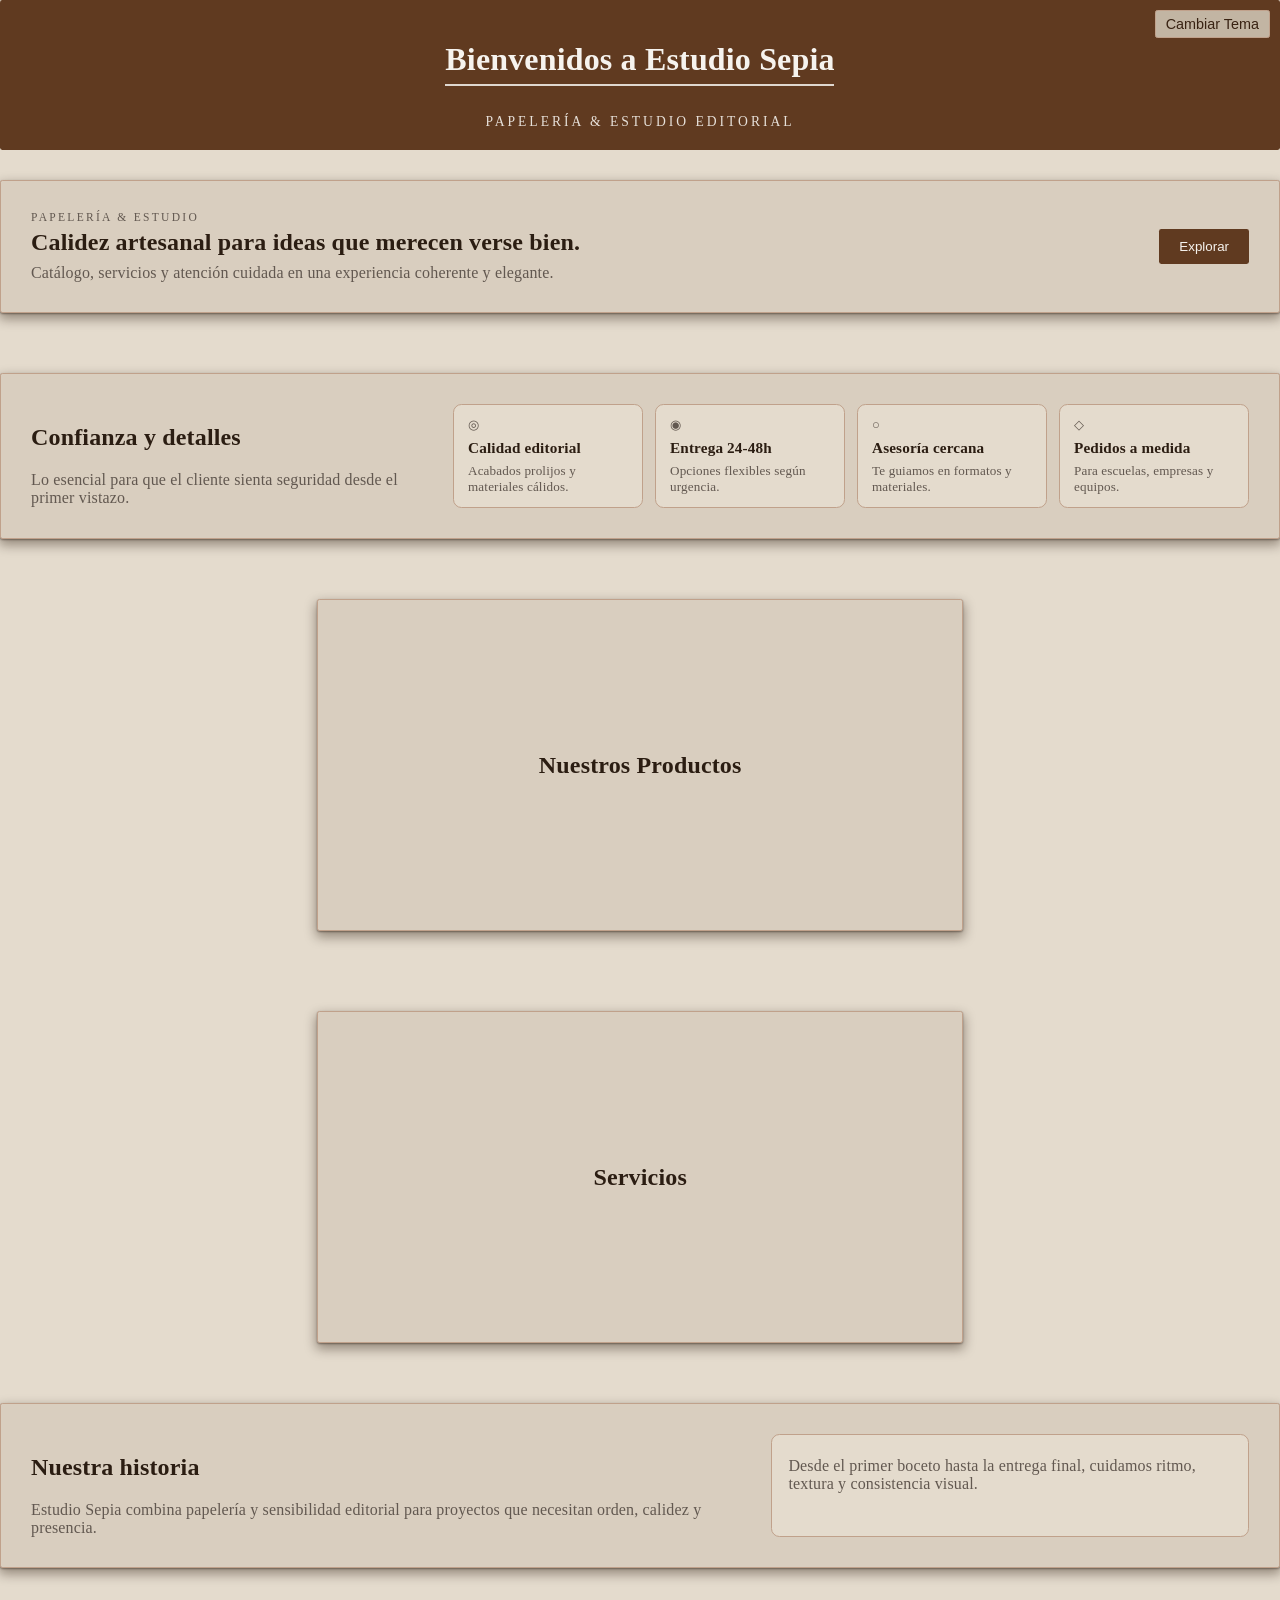
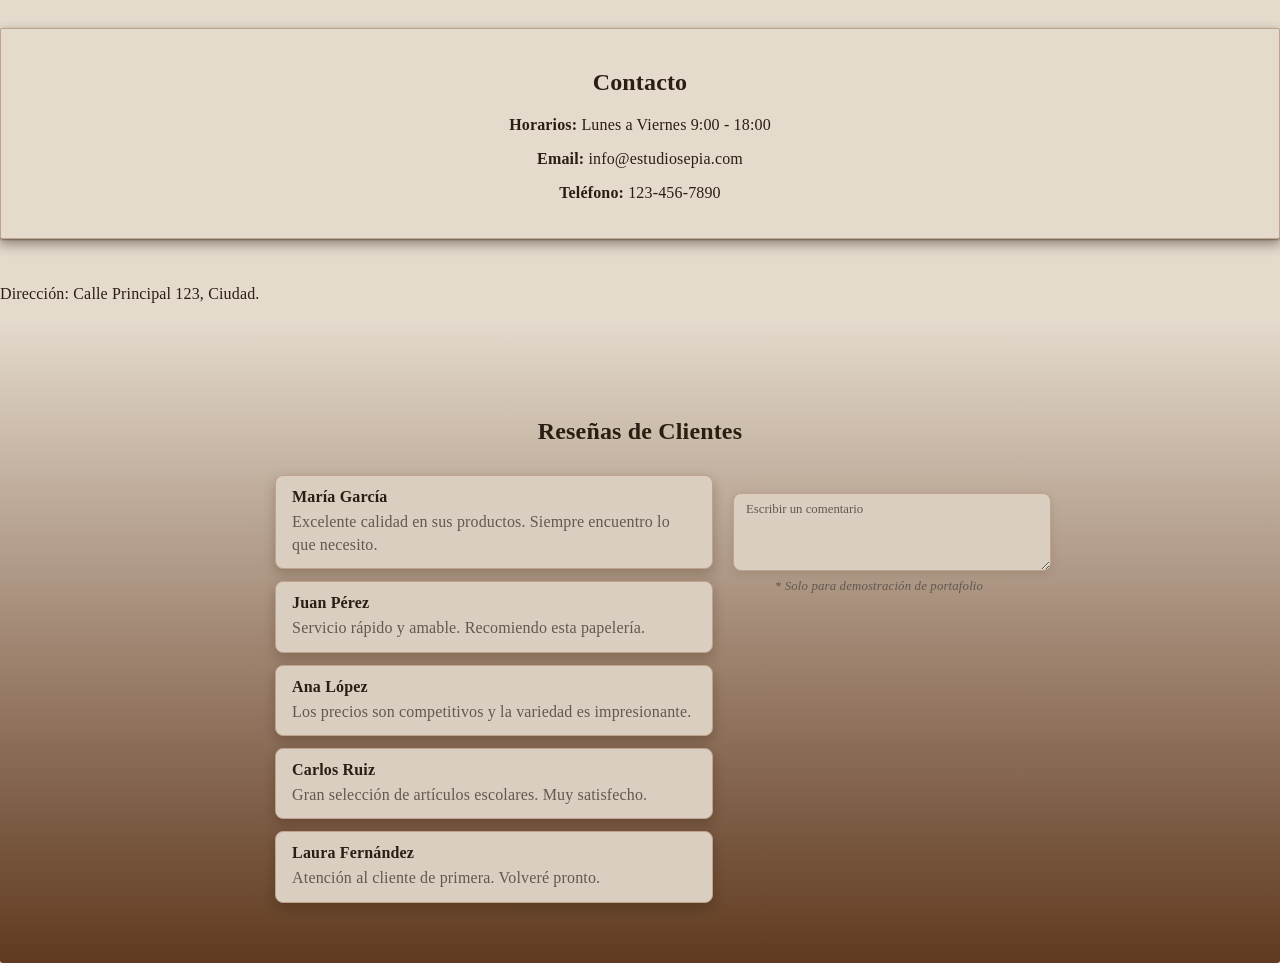
<file: index.html>
<!DOCTYPE html>
<html lang="es">
<head>
    <meta charset="UTF-8">
    <meta name="viewport" content="width=device-width, initial-scale=1.0">
    <title>Estudio Sepia</title>
    <link rel="stylesheet" href="styles.css">
    <script>
        // Load theme from localStorage before rendering
        const savedTheme = localStorage.getItem('theme');
        if (savedTheme === 'dark') {
            document.documentElement.classList.add('dark');
        }
    </script>
</head>
<body class="index-page">
    <header class="dark-glow">
        <button id="theme-toggle" class="theme-toggle">Cambiar Tema</button>
        <h1 class="store-title">Bienvenidos a Estudio Sepia</h1>
        <p class="store-tagline">Papelería & Estudio Editorial</p>
    </header>

    <section class="index-hero dark-glow">
        <div class="hero-copy">
            <p class="eyebrow">Papelería & Estudio</p>
            <h2>Calidez artesanal para ideas que merecen verse bien.</h2>
            <p class="hero-text">Catálogo, servicios y atención cuidada en una experiencia coherente y elegante.</p>
        </div>
        <div class="hero-actions">
            <button class="cta-btn" onclick="document.getElementById('home-cards')?.scrollIntoView({ behavior: 'smooth', block: 'start' })">Explorar</button>
        </div>
    </section>

    <section class="index-trust dark-glow">
        <div class="trust-copy">
            <h2>Confianza y detalles</h2>
            <p>Lo esencial para que el cliente sienta seguridad desde el primer vistazo.</p>
        </div>
        <div class="trust-grid">
            <div class="trust-card">
                <span class="trust-icon">◎</span>
                <strong>Calidad editorial</strong>
                <span>Acabados prolijos y materiales cálidos.</span>
            </div>
            <div class="trust-card">
                <span class="trust-icon">◉</span>
                <strong>Entrega 24-48h</strong>
                <span>Opciones flexibles según urgencia.</span>
            </div>
            <div class="trust-card">
                <span class="trust-icon">○</span>
                <strong>Asesoría cercana</strong>
                <span>Te guiamos en formatos y materiales.</span>
            </div>
            <div class="trust-card">
                <span class="trust-icon">◇</span>
                <strong>Pedidos a medida</strong>
                <span>Para escuelas, empresas y equipos.</span>
            </div>
        </div>
    </section>

    <div id="home-cards" class="container">
        <section id="productos" class="card dark-glow" onclick="window.location.href='catalogo.html'">
            <h2>Nuestros Productos</h2>
        </section>

        <section id="servicios" class="card dark-glow" onclick="window.location.href='servicios.html'">
            <h2>Servicios</h2>
        </section>
    </div>

    <section class="index-story dark-glow">
        <div>
            <h2>Nuestra historia</h2>
            <p>Estudio Sepia combina papelería y sensibilidad editorial para proyectos que necesitan orden, calidez y presencia.</p>
        </div>
        <div class="story-highlight">
            <p>Desde el primer boceto hasta la entrega final, cuidamos ritmo, textura y consistencia visual.</p>
        </div>
    </section>

    <section id="contacto">
        <h2>Contacto</h2>
        <p><strong>Horarios:</strong> Lunes a Viernes 9:00 - 18:00</p>
        <p><strong>Email:</strong> info@estudiosepia.com</p>
        <p><strong>Teléfono:</strong> 123-456-7890</p>
    </section>

    <footer>
        <p>Dirección: Calle Principal 123, Ciudad.</p>
    </footer>

    <section id="reseñas-clientes">
        <div class="reseñas-inner">
            <h2>Reseñas de Clientes</h2>
            <div class="reviews-columns">
                <div class="comments-column">
                    <div class="comments-list">
                        <div class="comment">
                            <strong>María García</strong>
                            <p>Excelente calidad en sus productos. Siempre encuentro lo que necesito.</p>
                        </div>
                        <div class="comment">
                            <strong>Juan Pérez</strong>
                            <p>Servicio rápido y amable. Recomiendo esta papelería.</p>
                        </div>
                        <div class="comment">
                            <strong>Ana López</strong>
                            <p>Los precios son competitivos y la variedad es impresionante.</p>
                        </div>
                        <div class="comment">
                            <strong>Carlos Ruiz</strong>
                            <p>Gran selección de artículos escolares. Muy satisfecho.</p>
                        </div>
                        <div class="comment">
                            <strong>Laura Fernández</strong>
                            <p>Atención al cliente de primera. Volveré pronto.</p>
                        </div>
                    </div>
                </div>
                <div class="input-column">
                    <div class="comment-input">
                        <button class="write-comment-btn">Enviar comentario</button>
                        <textarea placeholder="Escribir un comentario" rows="2"></textarea>
                        <p class="demo-note">* Solo para demostración de portafolio</p>
                    </div>
                </div>
            </div>
        </div>
    </section>

    <script src="script.js"></script>
</body>
</html>
</file>
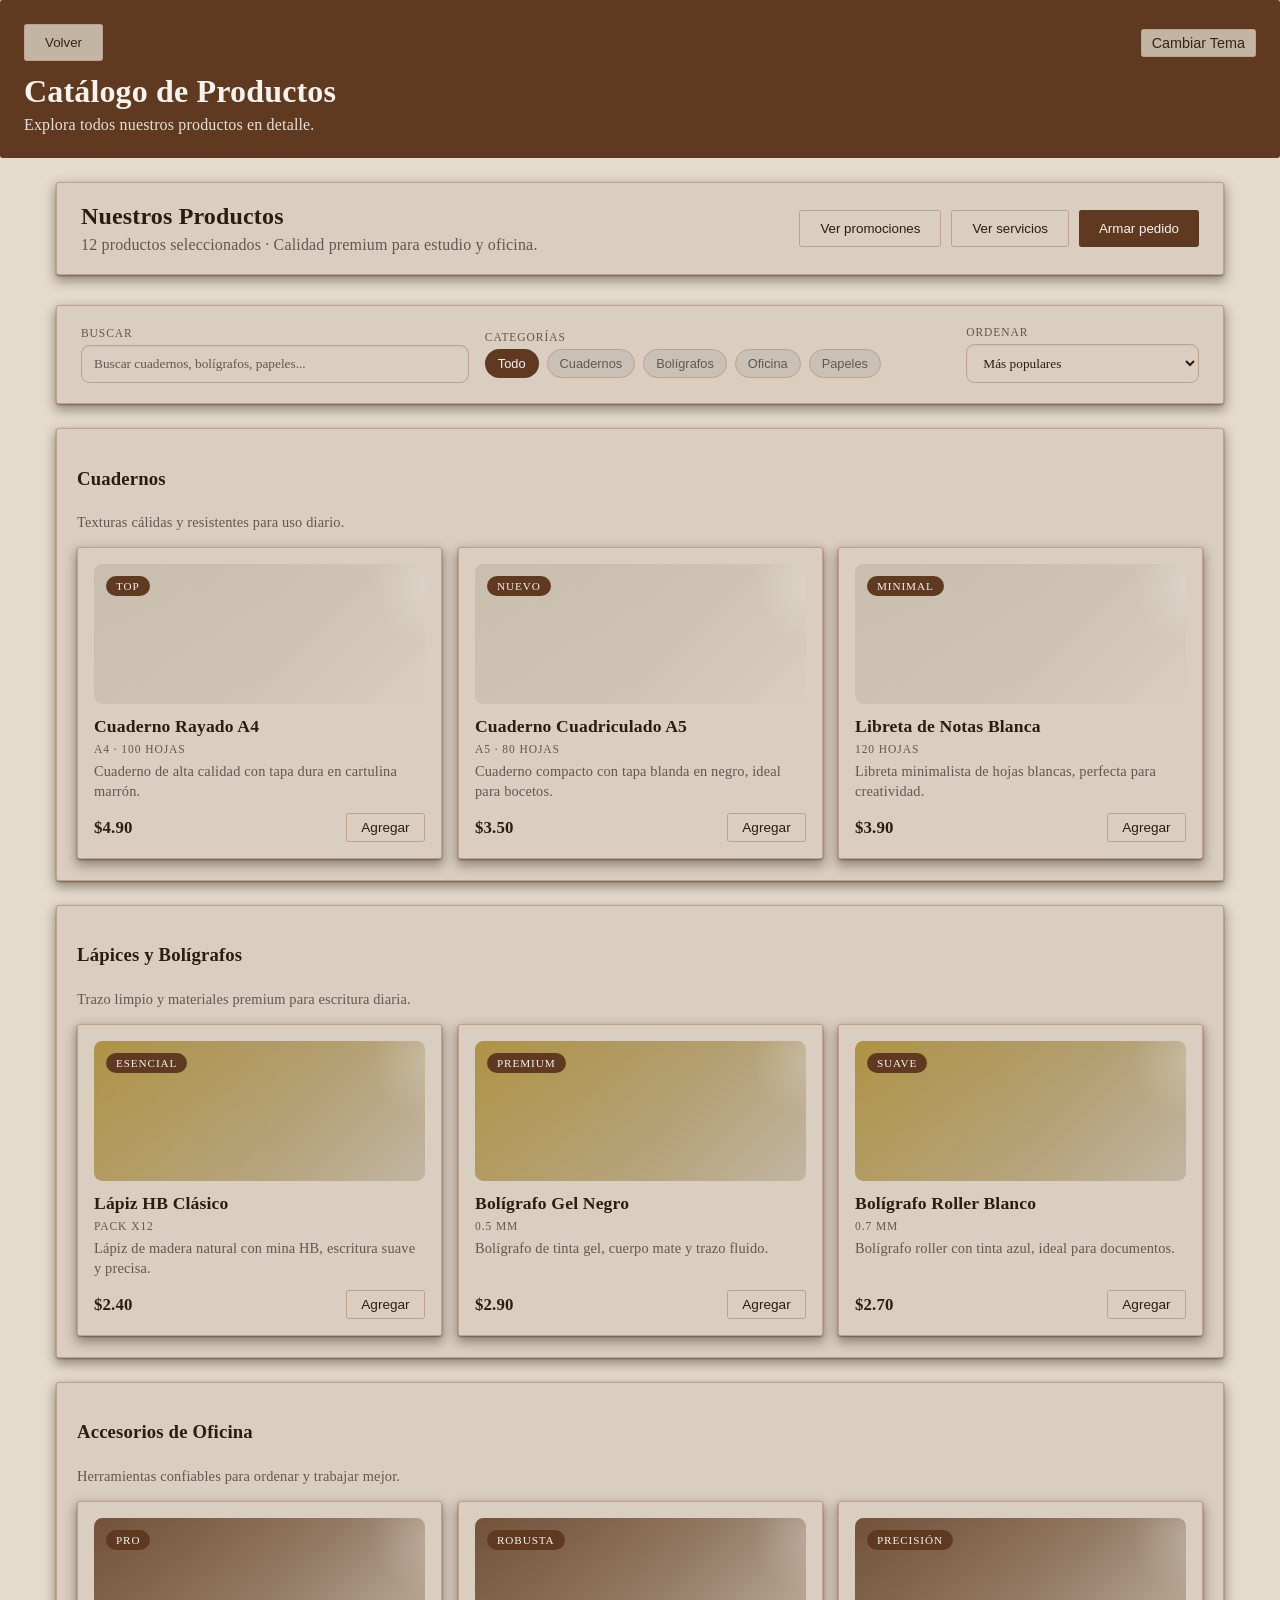
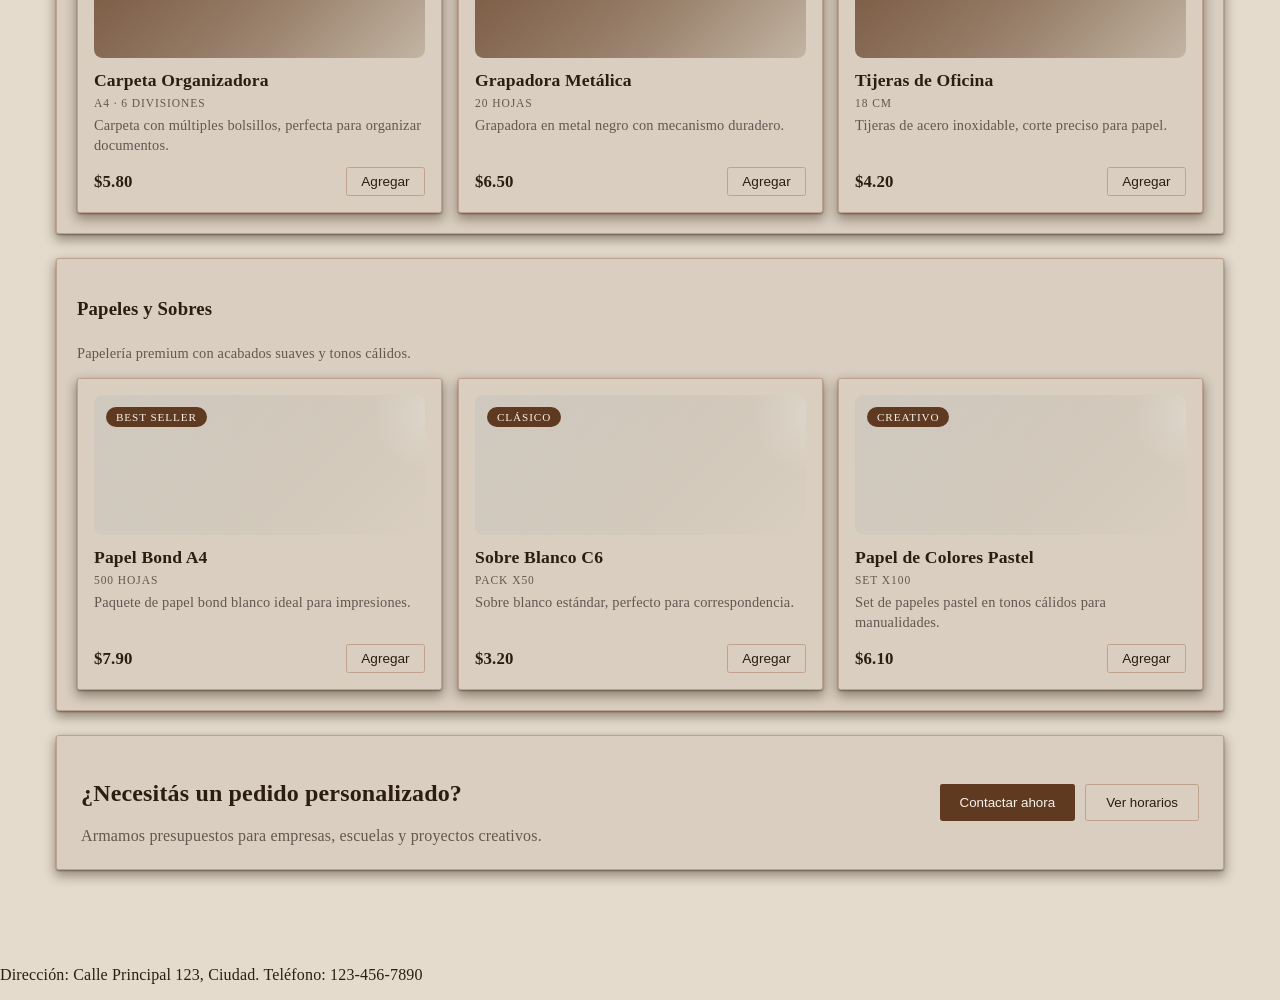
<file: catalogo.html>
﻿<!DOCTYPE html>
<html lang="es">
<head>
    <meta charset="UTF-8">
    <meta name="viewport" content="width=device-width, initial-scale=1.0">
    <title>Catálogo de Productos - Estudio Sepia</title>
    <link rel="stylesheet" href="styles.css">
    <script>
        // Load theme from localStorage before rendering
        const savedTheme = localStorage.getItem('theme');
        if (savedTheme === 'dark') {
            document.documentElement.classList.add('dark');
        }
    </script>

</head>
<body class="catalog-page">
    <header class="dark-glow catalog-header">
        <div class="catalog-header-top">
            <button class="back-btn" onclick="window.location.href='index.html'">Volver</button>
            <button id="theme-toggle" class="theme-toggle">Cambiar Tema</button>
        </div>
        <div class="catalog-header-copy">
            <h1>Catálogo de Productos</h1>
            <p>Explora todos nuestros productos en detalle.</p>
        </div>
    </header>

    <main class="catalog-main">
        <section class="catalog-toolbar dark-glow">
            <div class="toolbar-copy">
                <h2>Nuestros Productos</h2>
                <p class="catalog-subtitle">12 productos seleccionados · Calidad premium para estudio y oficina.</p>
            </div>
            <div class="toolbar-actions">
                <button class="ghost-btn">Ver promociones</button>
                <button class="ghost-btn" onclick="window.location.href='servicios.html'">Ver servicios</button>
                <button class="cta-btn">Armar pedido</button>
            </div>
        </section>

        <section class="catalog-filters dark-glow">
            <div class="search-field">
                <label for="catalog-search">Buscar</label>
                <input id="catalog-search" type="search" placeholder="Buscar cuadernos, bolígrafos, papeles..." />
            </div>
            <div class="filter-chips">
                <span class="chips-label">Categorías</span>
                <div class="chips">
                    <button class="chip active">Todo</button>
                    <button class="chip">Cuadernos</button>
                    <button class="chip">Bolígrafos</button>
                    <button class="chip">Oficina</button>
                    <button class="chip">Papeles</button>
                </div>
            </div>
            <div class="sort-field">
                <label for="catalog-sort">Ordenar</label>
                <select id="catalog-sort">
                    <option>Más populares</option>
                    <option>Novedades</option>
                    <option>Precio: menor a mayor</option>
                    <option>Precio: mayor a menor</option>
                </select>
            </div>
        </section>

        <div class="categories-grid">
            <div class="category-card">
                <div class="category-heading">
                    <h3>Cuadernos</h3>
                    <p class="category-note">Texturas cálidas y resistentes para uso diario.</p>
                </div>
                <div class="products-container">
                    <div class="card product-card dark-glow selectable-item" data-item-id="prod-cuaderno-a4" data-item-name="Cuaderno Rayado A4" data-item-type="producto">
                        <div class="product-media media-notebook">
                            <span class="badge">Top</span>
                        </div>
                        <div class="product-body">
                            <strong>Cuaderno Rayado A4</strong>
                            <span class="product-tag">A4 · 100 hojas</span>
                            <p>Cuaderno de alta calidad con tapa dura en cartulina marrón.</p>
                        </div>
                        <div class="product-meta">
                            <span class="price">$4.90</span>
                            <button class="ghost-btn">Agregar</button>
                        </div>
                    </div>
                    <div class="card product-card dark-glow selectable-item" data-item-id="prod-cuaderno-a5" data-item-name="Cuaderno Cuadriculado A5" data-item-type="producto">
                        <div class="product-media media-notebook">
                            <span class="badge">Nuevo</span>
                        </div>
                        <div class="product-body">
                            <strong>Cuaderno Cuadriculado A5</strong>
                            <span class="product-tag">A5 · 80 hojas</span>
                            <p>Cuaderno compacto con tapa blanda en negro, ideal para bocetos.</p>
                        </div>
                        <div class="product-meta">
                            <span class="price">$3.50</span>
                            <button class="ghost-btn">Agregar</button>
                        </div>
                    </div>
                    <div class="card product-card dark-glow selectable-item" data-item-id="prod-libreta-blanca" data-item-name="Libreta de Notas Blanca" data-item-type="producto">
                        <div class="product-media media-notebook">
                            <span class="badge">Minimal</span>
                        </div>
                        <div class="product-body">
                            <strong>Libreta de Notas Blanca</strong>
                            <span class="product-tag">120 hojas</span>
                            <p>Libreta minimalista de hojas blancas, perfecta para creatividad.</p>
                        </div>
                        <div class="product-meta">
                            <span class="price">$3.90</span>
                            <button class="ghost-btn">Agregar</button>
                        </div>
                    </div>
                </div>
            </div>

            <div class="category-card">
                <div class="category-heading">
                    <h3>Lápices y Bolígrafos</h3>
                    <p class="category-note">Trazo limpio y materiales premium para escritura diaria.</p>
                </div>
                <div class="products-container">
                    <div class="card product-card dark-glow selectable-item" data-item-id="prod-lapiz-hb" data-item-name="Lápiz HB Clásico" data-item-type="producto">
                        <div class="product-media media-pen">
                            <span class="badge">Esencial</span>
                        </div>
                        <div class="product-body">
                            <strong>Lápiz HB Clásico</strong>
                            <span class="product-tag">Pack x12</span>
                            <p>Lápiz de madera natural con mina HB, escritura suave y precisa.</p>
                        </div>
                        <div class="product-meta">
                            <span class="price">$2.40</span>
                            <button class="ghost-btn">Agregar</button>
                        </div>
                    </div>
                    <div class="card product-card dark-glow selectable-item" data-item-id="prod-boligrafo-gel" data-item-name="Bolígrafo Gel Negro" data-item-type="producto">
                        <div class="product-media media-pen">
                            <span class="badge">Premium</span>
                        </div>
                        <div class="product-body">
                            <strong>Bolígrafo Gel Negro</strong>
                            <span class="product-tag">0.5 mm</span>
                            <p>Bolígrafo de tinta gel, cuerpo mate y trazo fluido.</p>
                        </div>
                        <div class="product-meta">
                            <span class="price">$2.90</span>
                            <button class="ghost-btn">Agregar</button>
                        </div>
                    </div>
                    <div class="card product-card dark-glow selectable-item" data-item-id="prod-boligrafo-roller" data-item-name="Bolígrafo Roller Blanco" data-item-type="producto">
                        <div class="product-media media-pen">
                            <span class="badge">Suave</span>
                        </div>
                        <div class="product-body">
                            <strong>Bolígrafo Roller Blanco</strong>
                            <span class="product-tag">0.7 mm</span>
                            <p>Bolígrafo roller con tinta azul, ideal para documentos.</p>
                        </div>
                        <div class="product-meta">
                            <span class="price">$2.70</span>
                            <button class="ghost-btn">Agregar</button>
                        </div>
                    </div>
                </div>
            </div>

            <div class="category-card">
                <div class="category-heading">
                    <h3>Accesorios de Oficina</h3>
                    <p class="category-note">Herramientas confiables para ordenar y trabajar mejor.</p>
                </div>
                <div class="products-container">
                    <div class="card product-card dark-glow selectable-item" data-item-id="prod-carpeta-organizadora" data-item-name="Carpeta Organizadora" data-item-type="producto">
                        <div class="product-media media-office">
                            <span class="badge">Pro</span>
                        </div>
                        <div class="product-body">
                            <strong>Carpeta Organizadora</strong>
                            <span class="product-tag">A4 · 6 divisiones</span>
                            <p>Carpeta con múltiples bolsillos, perfecta para organizar documentos.</p>
                        </div>
                        <div class="product-meta">
                            <span class="price">$5.80</span>
                            <button class="ghost-btn">Agregar</button>
                        </div>
                    </div>
                    <div class="card product-card dark-glow selectable-item" data-item-id="prod-grapadora-metalica" data-item-name="Grapadora Metálica" data-item-type="producto">
                        <div class="product-media media-office">
                            <span class="badge">Robusta</span>
                        </div>
                        <div class="product-body">
                            <strong>Grapadora Metálica</strong>
                            <span class="product-tag">20 hojas</span>
                            <p>Grapadora en metal negro con mecanismo duradero.</p>
                        </div>
                        <div class="product-meta">
                            <span class="price">$6.50</span>
                            <button class="ghost-btn">Agregar</button>
                        </div>
                    </div>
                    <div class="card product-card dark-glow selectable-item" data-item-id="prod-tijeras-oficina" data-item-name="Tijeras de Oficina" data-item-type="producto">
                        <div class="product-media media-office">
                            <span class="badge">Precisión</span>
                        </div>
                        <div class="product-body">
                            <strong>Tijeras de Oficina</strong>
                            <span class="product-tag">18 cm</span>
                            <p>Tijeras de acero inoxidable, corte preciso para papel.</p>
                        </div>
                        <div class="product-meta">
                            <span class="price">$4.20</span>
                            <button class="ghost-btn">Agregar</button>
                        </div>
                    </div>
                </div>
            </div>

            <div class="category-card">
                <div class="category-heading">
                    <h3>Papeles y Sobres</h3>
                    <p class="category-note">Papelería premium con acabados suaves y tonos cálidos.</p>
                </div>
                <div class="products-container">
                    <div class="card product-card dark-glow selectable-item" data-item-id="prod-papel-bond-a4" data-item-name="Papel Bond A4" data-item-type="producto">
                        <div class="product-media media-paper">
                            <span class="badge">Best seller</span>
                        </div>
                        <div class="product-body">
                            <strong>Papel Bond A4</strong>
                            <span class="product-tag">500 hojas</span>
                            <p>Paquete de papel bond blanco ideal para impresiones.</p>
                        </div>
                        <div class="product-meta">
                            <span class="price">$7.90</span>
                            <button class="ghost-btn">Agregar</button>
                        </div>
                    </div>
                    <div class="card product-card dark-glow selectable-item" data-item-id="prod-sobre-c6" data-item-name="Sobre Blanco C6" data-item-type="producto">
                        <div class="product-media media-paper">
                            <span class="badge">Clásico</span>
                        </div>
                        <div class="product-body">
                            <strong>Sobre Blanco C6</strong>
                            <span class="product-tag">Pack x50</span>
                            <p>Sobre blanco estándar, perfecto para correspondencia.</p>
                        </div>
                        <div class="product-meta">
                            <span class="price">$3.20</span>
                            <button class="ghost-btn">Agregar</button>
                        </div>
                    </div>
                    <div class="card product-card dark-glow selectable-item" data-item-id="prod-papel-pastel" data-item-name="Papel de Colores Pastel" data-item-type="producto">
                        <div class="product-media media-paper">
                            <span class="badge">Creativo</span>
                        </div>
                        <div class="product-body">
                            <strong>Papel de Colores Pastel</strong>
                            <span class="product-tag">Set x100</span>
                            <p>Set de papeles pastel en tonos cálidos para manualidades.</p>
                        </div>
                        <div class="product-meta">
                            <span class="price">$6.10</span>
                            <button class="ghost-btn">Agregar</button>
                        </div>
                    </div>
                </div>
            </div>
        </div>

        <section class="catalog-cta dark-glow">
            <div class="cta-copy">
                <h2>¿Necesitás un pedido personalizado?</h2>
                <p>Armamos presupuestos para empresas, escuelas y proyectos creativos.</p>
            </div>
            <div class="cta-actions">
                <button class="cta-btn">Contactar ahora</button>
                <button class="ghost-btn">Ver horarios</button>
            </div>
        </section>
    </main>

    <div id="floating-order-card" class="floating-order-card">Ver pedido</div>

    <footer>
        <p>Dirección: Calle Principal 123, Ciudad. Teléfono: 123-456-7890</p>
    </footer>
    <script src="script.js"></script>
</body>
</html>
</file>
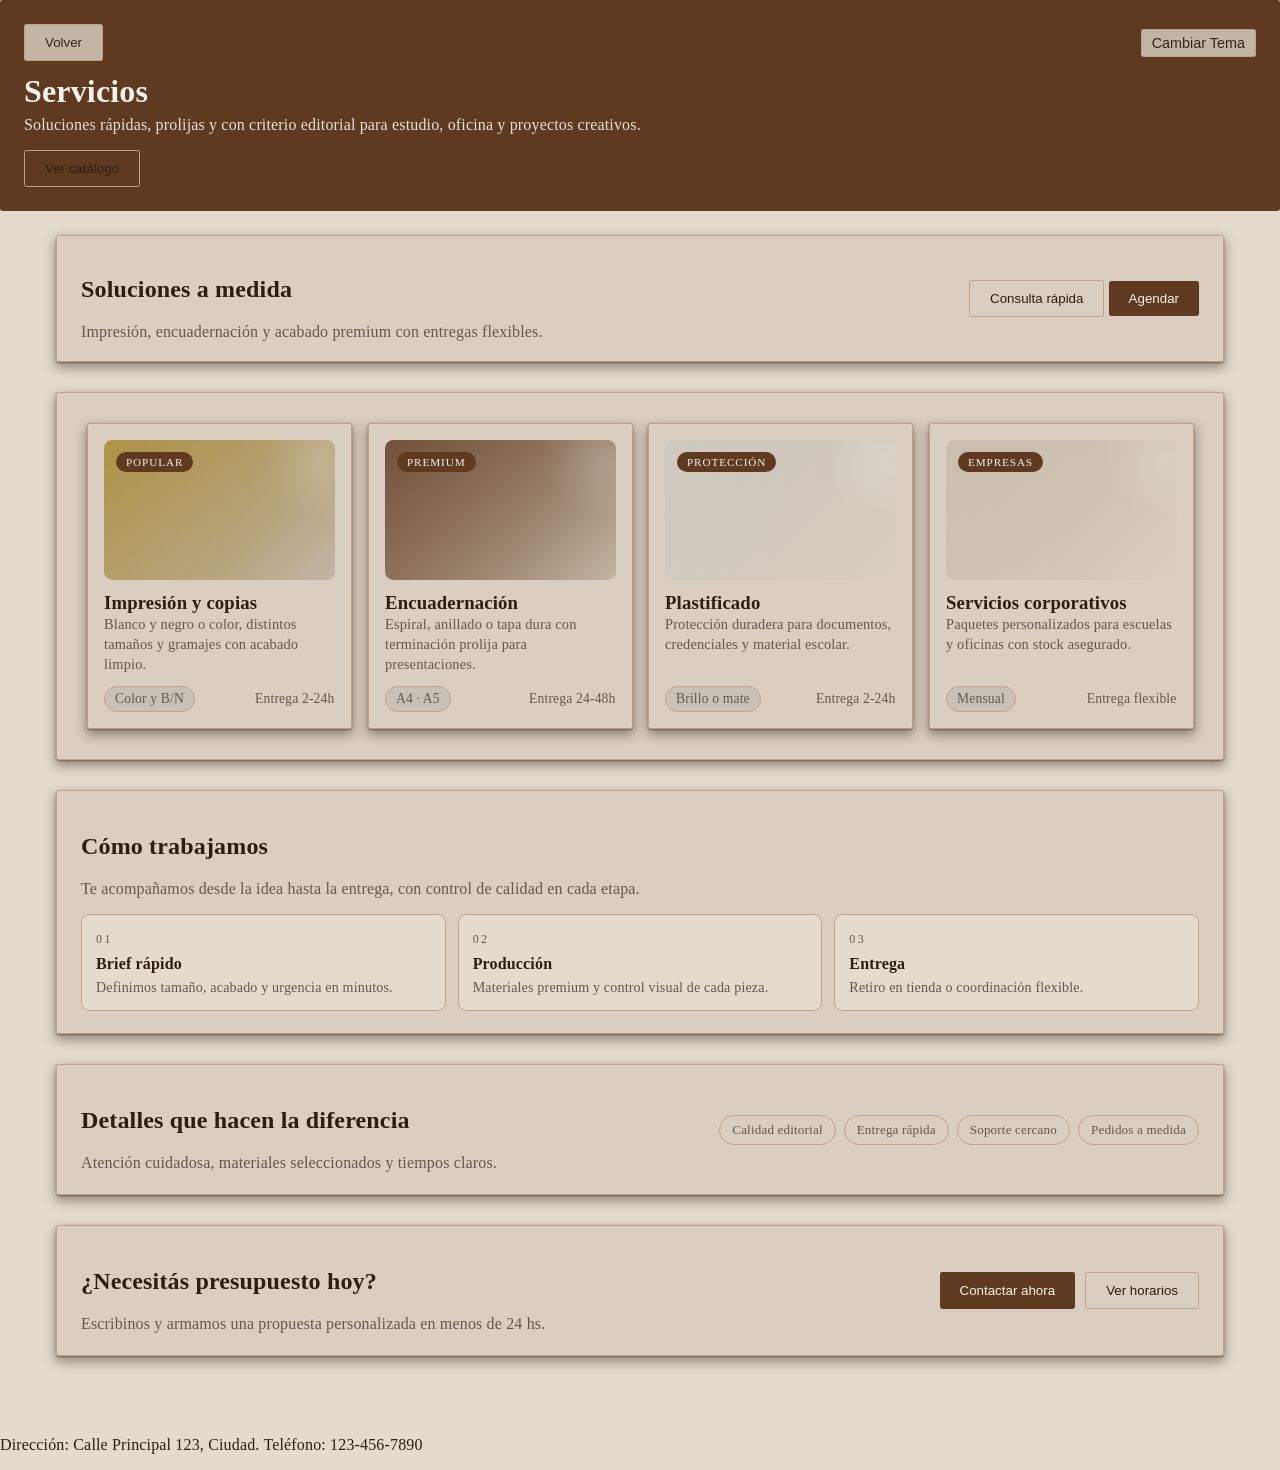
<file: servicios.html>
﻿<!DOCTYPE html>
<html lang="es">
<head>
    <meta charset="UTF-8">
    <meta name="viewport" content="width=device-width, initial-scale=1.0">
    <title>Servicios - Estudio Sepia</title>
    <link rel="stylesheet" href="styles.css">
    <script>
        // Load theme from localStorage before rendering
        const savedTheme = localStorage.getItem('theme');
        if (savedTheme === 'dark') {
            document.documentElement.classList.add('dark');
        }
    </script>
</head>
<body class="services-page">
    <header class="dark-glow services-header">
        <div class="services-header-top">
            <button class="back-btn" onclick="window.location.href='index.html'">Volver</button>
            <button id="theme-toggle" class="theme-toggle">Cambiar Tema</button>
        </div>
        <div class="services-hero">
            <h1>Servicios</h1>
            <p>Soluciones rápidas, prolijas y con criterio editorial para estudio, oficina y proyectos creativos.</p>
            <div class="hero-actions">
                <button class="ghost-btn" onclick="window.location.href='catalogo.html'">Ver catálogo</button>
            </div>
        </div>
    </header>

    <main class="services-main">
        <section class="services-toolbar dark-glow">
            <div class="toolbar-copy">
                <h2>Soluciones a medida</h2>
                <p class="services-subtitle">Impresión, encuadernación y acabado premium con entregas flexibles.</p>
            </div>
            <div class="toolbar-actions">
                <button class="ghost-btn">Consulta rápida</button>
                <button class="cta-btn">Agendar</button>
            </div>
        </section>

        <section class="services-grid">
            <article class="service-card dark-glow selectable-item" data-item-id="serv-impresion-copias" data-item-name="Impresión y copias" data-item-type="servicio">
                <div class="service-media media-print">
                    <span class="badge">Popular</span>
                </div>
                <div class="service-body">
                    <h3>Impresión y copias</h3>
                    <p>Blanco y negro o color, distintos tamaños y gramajes con acabado limpio.</p>
                </div>
                <div class="service-meta">
                    <span class="service-pill">Color y B/N</span>
                    <span class="service-time">Entrega 2-24h</span>
                </div>
            </article>

            <article class="service-card dark-glow selectable-item" data-item-id="serv-encuadernacion" data-item-name="Encuadernación" data-item-type="servicio">
                <div class="service-media media-bind">
                    <span class="badge">Premium</span>
                </div>
                <div class="service-body">
                    <h3>Encuadernación</h3>
                    <p>Espiral, anillado o tapa dura con terminación prolija para presentaciones.</p>
                </div>
                <div class="service-meta">
                    <span class="service-pill">A4 · A5</span>
                    <span class="service-time">Entrega 24-48h</span>
                </div>
            </article>

            <article class="service-card dark-glow selectable-item" data-item-id="serv-plastificado" data-item-name="Plastificado" data-item-type="servicio">
                <div class="service-media media-laminate">
                    <span class="badge">Protección</span>
                </div>
                <div class="service-body">
                    <h3>Plastificado</h3>
                    <p>Protección duradera para documentos, credenciales y material escolar.</p>
                </div>
                <div class="service-meta">
                    <span class="service-pill">Brillo o mate</span>
                    <span class="service-time">Entrega 2-24h</span>
                </div>
            </article>

            <article class="service-card dark-glow selectable-item" data-item-id="serv-corporativos" data-item-name="Servicios corporativos" data-item-type="servicio">
                <div class="service-media media-business">
                    <span class="badge">Empresas</span>
                </div>
                <div class="service-body">
                    <h3>Servicios corporativos</h3>
                    <p>Paquetes personalizados para escuelas y oficinas con stock asegurado.</p>
                </div>
                <div class="service-meta">
                    <span class="service-pill">Mensual</span>
                    <span class="service-time">Entrega flexible</span>
                </div>
            </article>
        </section>

        <section class="services-process dark-glow">
            <div class="process-copy">
                <h2>Cómo trabajamos</h2>
                <p>Te acompañamos desde la idea hasta la entrega, con control de calidad en cada etapa.</p>
            </div>
            <div class="steps-grid">
                <div class="step-card">
                    <span class="step-number">01</span>
                    <h4>Brief rápido</h4>
                    <p>Definimos tamaño, acabado y urgencia en minutos.</p>
                </div>
                <div class="step-card">
                    <span class="step-number">02</span>
                    <h4>Producción</h4>
                    <p>Materiales premium y control visual de cada pieza.</p>
                </div>
                <div class="step-card">
                    <span class="step-number">03</span>
                    <h4>Entrega</h4>
                    <p>Retiro en tienda o coordinación flexible.</p>
                </div>
            </div>
        </section>

        <section class="services-trust dark-glow">
            <div>
                <h2>Detalles que hacen la diferencia</h2>
                <p>Atención cuidadosa, materiales seleccionados y tiempos claros.</p>
            </div>
            <div class="trust-pills">
                <span>Calidad editorial</span>
                <span>Entrega rápida</span>
                <span>Soporte cercano</span>
                <span>Pedidos a medida</span>
            </div>
        </section>

        <section class="services-cta dark-glow">
            <div class="cta-copy">
                <h2>¿Necesitás presupuesto hoy?</h2>
                <p>Escribinos y armamos una propuesta personalizada en menos de 24 hs.</p>
            </div>
            <div class="cta-actions">
                <button class="cta-btn">Contactar ahora</button>
                <button class="ghost-btn">Ver horarios</button>
            </div>
        </section>
    </main>

    <div id="floating-order-card" class="floating-order-card">Ver pedido</div>

    <footer>
        <p>Dirección: Calle Principal 123, Ciudad. Teléfono: 123-456-7890</p>
    </footer>

    <script src="script.js"></script>
</body>
</html>
</file>
<file: styles.css>
:root {
  --background: oklch(0.8944 0.0209 76.5271);
  --foreground: oklch(0.2437 0.0290 56.4314);
  --card: oklch(0.8563 0.0234 76.5000);
  --card-foreground: oklch(0.2437 0.0290 56.4314);
  --popover: oklch(0.8563 0.0234 76.5000);
  --popover-foreground: oklch(0.2437 0.0290 56.4314);
  --primary: oklch(0.3885 0.0660 54.9353);
  --primary-foreground: oklch(0.9650 0.0069 76.6192);
  --secondary: oklch(0.7790 0.0287 76.4284);
  --secondary-foreground: oklch(0.2806 0.0432 55.4827);
  --muted: oklch(0.8138 0.0178 76.5364);
  --muted-foreground: oklch(0.4673 0.0180 57.8234);
  --accent: oklch(0.6277 0.1128 89.6993);
  --accent-foreground: oklch(0.9650 0.0069 76.6192);
  --destructive: oklch(0.4287 0.1227 23.8594);
  --destructive-foreground: oklch(1.0000 0 0);
  --border: oklch(0.7320 0.0484 57.4142);
  --input: oklch(0.7320 0.0484 57.4142);
  --ring: oklch(0.3885 0.0660 54.9353);
  --chart-1: oklch(0.3885 0.0660 54.9353);
  --chart-2: oklch(0.6277 0.1128 89.6993);
  --chart-3: oklch(0.4128 0.0695 39.1533);
  --chart-4: oklch(0.5070 0.0697 74.4083);
  --chart-5: oklch(0.5685 0.0660 56.4943);
  --sidebar: oklch(0.8417 0.0259 76.4759);
  --sidebar-foreground: oklch(0.3100 0.0408 56.1258);
  --sidebar-primary: oklch(0.3885 0.0660 54.9353);
  --sidebar-primary-foreground: oklch(0.9650 0.0069 76.6192);
  --sidebar-accent: oklch(0.7790 0.0287 76.4284);
  --sidebar-accent-foreground: oklch(0.3885 0.0660 54.9353);
  --sidebar-border: oklch(0.7320 0.0484 57.4142);
  --sidebar-ring: oklch(0.3885 0.0660 54.9353);
  --font-sans: EB Garamond, serif;
  --font-serif: EB Garamond, serif;
  --font-mono: Courier Prime, monospace;
  --radius: 0.15rem;
  --shadow-x: 0px;
  --shadow-y: 5px;
  --shadow-blur: 12px;
  --shadow-spread: 1px;
  --shadow-opacity: 0.4;
  --shadow-color: rgba(30, 15, 0, 0.3);
  --shadow-2xs: 0px 5px 12px 1px hsl(30 100.0000% 5.8824% / 0.20);
  --shadow-xs: 0px 5px 12px 1px hsl(30 100.0000% 5.8824% / 0.20);
  --shadow-sm: 0px 5px 12px 1px hsl(30 100.0000% 5.8824% / 0.40), 0px 1px 2px 0px hsl(30 100.0000% 5.8824% / 0.40);
  --shadow: 0px 5px 12px 1px hsl(30 100.0000% 5.8824% / 0.40), 0px 1px 2px 0px hsl(30 100.0000% 5.8824% / 0.40);
  --shadow-md: 0px 5px 12px 1px hsl(30 100.0000% 5.8824% / 0.40), 0px 2px 4px 0px hsl(30 100.0000% 5.8824% / 0.40);
  --shadow-lg: 0px 5px 12px 1px hsl(30 100.0000% 5.8824% / 0.40), 0px 4px 6px 0px hsl(30 100.0000% 5.8824% / 0.40);
  --shadow-xl: 0px 5px 12px 1px hsl(30 100.0000% 5.8824% / 0.40), 0px 8px 10px 0px hsl(30 100.0000% 5.8824% / 0.40);
  --shadow-2xl: 0px 5px 12px 1px hsl(30 100.0000% 5.8824% / 1.00);
  --tracking-normal: 0.01em;
  --spacing: 0.25rem;
}

.dark {
  --background: oklch(0.1339 0.0158 66.7514);
  --foreground: oklch(0.8610 0.0326 76.4195);
  --card: oklch(0.1738 0.0199 57.2997);
  --card-foreground: oklch(0.8610 0.0326 76.4195);
  --popover: oklch(0.1738 0.0199 57.2997);
  --popover-foreground: oklch(0.8610 0.0326 76.4195);
  --primary: oklch(0.5029 0.0922 59.3473);
  --primary-foreground: oklch(0.1168 0.0137 67.4101);
  --secondary: oklch(0.2437 0.0290 56.4314);
  --secondary-foreground: oklch(0.8961 0.0243 76.5015);
  --muted: oklch(0.1957 0.0154 57.2118);
  --muted-foreground: oklch(0.6104 0.0365 67.0526);
  --accent: oklch(0.4211 0.0739 72.2056);
  --accent-foreground: oklch(0.9309 0.0161 76.5645);
  --destructive: oklch(0.3919 0.1345 26.0113);
  --destructive-foreground: oklch(1.0000 0 0);
  --border: oklch(0.2437 0.0290 56.4314);
  --input: oklch(0.2437 0.0290 56.4314);
  --ring: oklch(0.5029 0.0922 59.3473);
  --chart-1: oklch(0.5029 0.0922 59.3473);
  --chart-2: oklch(0.4873 0.0858 77.5867);
  --chart-3: oklch(0.3676 0.0743 39.0374);
  --chart-4: oklch(0.3420 0.0487 64.9458);
  --chart-5: oklch(0.3287 0.0578 32.2936);
  --sidebar: oklch(0.1168 0.0137 67.4101);
  --sidebar-foreground: oklch(0.8197 0.0295 76.4350);
  --sidebar-primary: oklch(0.5029 0.0922 59.3473);
  --sidebar-primary-foreground: oklch(0.1168 0.0137 67.4101);
  --sidebar-accent: oklch(0.2207 0.0248 56.5761);
  --sidebar-accent-foreground: oklch(0.8961 0.0243 76.5015);
  --sidebar-border: oklch(0.1978 0.0229 56.5002);
  --sidebar-ring: oklch(0.5029 0.0922 59.3473);
  --font-sans: EB Garamond, serif;
  --font-serif: EB Garamond, serif;
  --font-mono: Courier Prime, monospace;
  --radius: 0rem;
  --shadow-x: 0px;
  --shadow-y: 8px;
  --shadow-blur: 20px;
  --shadow-spread: 3px;
  --shadow-opacity: 0.8;
  --shadow-color: rgba(0, 0, 0, 0.9);
  --shadow-2xs: 0px 8px 20px 3px hsl(0 0% 0% / 0.40);
  --shadow-xs: 0px 8px 20px 3px hsl(0 0% 0% / 0.40);
  --shadow-sm: 0px 8px 20px 3px hsl(0 0% 0% / 0.80), 0px 1px 2px 2px hsl(0 0% 0% / 0.80);
  --shadow: 0px 8px 20px 3px hsl(0 0% 0% / 0.80), 0px 1px 2px 2px hsl(0 0% 0% / 0.80);
  --shadow-md: 0px 8px 20px 3px hsl(0 0% 0% / 0.80), 0px 2px 4px 2px hsl(0 0% 0% / 0.80);
  --shadow-lg: 0px 8px 20px 3px hsl(0 0% 0% / 0.80), 0px 4px 6px 2px hsl(0 0% 0% / 0.80);
  --shadow-xl: 0px 8px 20px 3px hsl(0 0% 0% / 0.80), 0px 8px 10px 2px hsl(0 0% 0% / 0.80);
  --shadow-2xl: 0px 8px 20px 3px hsl(0 0% 0% / 2.00);
}

@theme inline {
  --color-background: var(--background);
  --color-foreground: var(--foreground);
  --color-card: var(--card);
  --color-card-foreground: var(--card-foreground);
  --color-popover: var(--popover);
  --color-popover-foreground: var(--popover-foreground);
  --color-primary: var(--primary);
  --color-primary-foreground: var(--primary-foreground);
  --color-secondary: var(--secondary);
  --color-secondary-foreground: var(--secondary-foreground);
  --color-muted: var(--muted);
  --color-muted-foreground: var(--muted-foreground);
  --color-accent: var(--accent);
  --color-accent-foreground: var(--accent-foreground);
  --color-destructive: var(--destructive);
  --color-destructive-foreground: var(--destructive-foreground);
  --color-border: var(--border);
  --color-input: var(--input);
  --color-ring: var(--ring);
  --color-chart-1: var(--chart-1);
  --color-chart-2: var(--chart-2);
  --color-chart-3: var(--chart-3);
  --color-chart-4: var(--chart-4);
  --color-chart-5: var(--chart-5);
  --color-sidebar: var(--sidebar);
  --color-sidebar-foreground: var(--sidebar-foreground);
  --color-sidebar-primary: var(--sidebar-primary);
  --color-sidebar-primary-foreground: var(--sidebar-primary-foreground);
  --color-sidebar-accent: var(--sidebar-accent);
  --color-sidebar-accent-foreground: var(--sidebar-accent-foreground);
  --color-sidebar-border: var(--sidebar-border);
  --color-sidebar-ring: var(--sidebar-ring);

  --font-sans: var(--font-sans);
  --font-mono: var(--font-mono);
  --font-serif: var(--font-serif);

  --radius-sm: calc(var(--radius) - 4px);
  --radius-md: calc(var(--radius) - 2px);
  --radius-lg: var(--radius);
  --radius-xl: calc(var(--radius) + 4px);

  --shadow-2xs: var(--shadow-2xs);
  --shadow-xs: var(--shadow-xs);
  --shadow-sm: var(--shadow-sm);
  --shadow: var(--shadow);
  --shadow-md: var(--shadow-md);
  --shadow-lg: var(--shadow-lg);
  --shadow-xl: var(--shadow-xl);
  --shadow-2xl: var(--shadow-2xl);

  --tracking-tighter: calc(var(--tracking-normal) - 0.05em);
  --tracking-tight: calc(var(--tracking-normal) - 0.025em);
  --tracking-normal: var(--tracking-normal);
  --tracking-wide: calc(var(--tracking-normal) + 0.025em);
  --tracking-wider: calc(var(--tracking-normal) + 0.05em);
  --tracking-widest: calc(var(--tracking-normal) + 0.1em);
}

body {
  letter-spacing: var(--tracking-normal);
  font-family: var(--font-sans);
  margin: 0;
  min-height: 100vh;
  background-color: var(--background);
  color: var(--foreground);
  animation: fadeIn 0.4s cubic-bezier(0.4, 0.0, 0.2, 1);
  transition: background-color 0.3s cubic-bezier(0.4, 0.0, 0.2, 1), color 0.3s cubic-bezier(0.4, 0.0, 0.2, 1);
  box-sizing: border-box;
  display: flex;
  flex-direction: column;
}

@keyframes fadeIn {
  from { opacity: 0; }
  to { opacity: 1; }
}

header {
  text-align: center;
  background-color: var(--primary);
  color: var(--primary-foreground);
  padding: 20px;
  margin-bottom: 0;
  border-radius: var(--radius);
  position: relative;
}

.index-page .store-tagline {
  margin: 6px 0 0;
  font-size: 0.85em;
  letter-spacing: 0.22em;
  text-transform: uppercase;
  opacity: 0.9;
}

@keyframes underlineReveal {
  from {
    transform: scaleX(0);
    opacity: 0;
  }
  to {
    transform: scaleX(1);
    opacity: 0.85;
  }
}

.index-page .store-title {
  position: relative;
  display: inline-block;
  padding-bottom: 8px;
}

.index-page .store-title::after {
  content: "";
  position: absolute;
  left: 0;
  bottom: 0;
  height: 2px;
  width: 100%;
  background: currentColor;
  transform: scaleX(0);
  transform-origin: left;
  opacity: 0;
}

.index-page .store-title.title-animate::after {
  animation: underlineReveal 700ms cubic-bezier(0.22, 1, 0.36, 1) both;
}

.index-page .index-hero,
.index-page .index-trust,
.index-page .index-story {
  text-align: left;
}

.index-page .index-hero {
  display: grid;
  grid-template-columns: minmax(240px, 1.2fr) auto;
  align-items: center;
  gap: 24px;
}

.index-page .hero-copy h2 {
  margin: 6px 0 8px;
}

.index-page .eyebrow {
  margin: 0;
  font-size: 0.72em;
  letter-spacing: 0.2em;
  text-transform: uppercase;
  color: var(--muted-foreground);
}

.index-page .hero-text {
  margin: 0;
  color: var(--muted-foreground);
}

.index-page .hero-actions {
  display: flex;
  flex-wrap: wrap;
  gap: 10px;
}

.index-page .cta-btn,
.index-page .ghost-btn {
  transition: background-color 0.2s ease, color 0.2s ease, border-color 0.2s ease;
}

.index-page .cta-btn {
  background-color: var(--primary);
  color: var(--primary-foreground);
  border: none;
}

.index-page .ghost-btn {
  background-color: transparent;
  color: var(--foreground);
  border: 1px solid var(--border);
}

.index-page .ghost-btn:hover {
  background-color: var(--secondary);
  color: var(--secondary-foreground);
}

.index-page .index-trust {
  display: grid;
  grid-template-columns: minmax(220px, 1fr) 2fr;
  gap: 24px;
  align-items: center;
}

.index-page .index-trust p {
  margin: 6px 0 0;
  color: var(--muted-foreground);
}

.index-page .trust-grid {
  display: grid;
  grid-template-columns: repeat(auto-fit, minmax(170px, 1fr));
  gap: 12px;
}

.index-page .trust-card {
  padding: 12px 14px;
  border-radius: calc(var(--radius) + 6px);
  border: 1px solid var(--border);
  background-color: var(--background);
  display: flex;
  flex-direction: column;
  gap: 6px;
}

.index-page .trust-icon {
  font-size: 0.9em;
  color: var(--muted-foreground);
  letter-spacing: 0.2em;
}

.index-page .trust-card strong {
  font-size: 0.95em;
}

.index-page .trust-card span {
  font-size: 0.82em;
  color: var(--muted-foreground);
}

.index-page .index-story {
  display: grid;
  grid-template-columns: 1.2fr 0.8fr;
  gap: 24px;
}

.index-page .index-story p {
  margin: 6px 0 0;
  color: var(--muted-foreground);
}

.index-page .story-highlight {
  border-radius: calc(var(--radius) + 6px);
  border: 1px solid var(--border);
  background-color: var(--background);
  padding: 16px;
  color: var(--muted-foreground);
}

@media (max-width: 900px) {
  .index-page .index-hero,
  .index-page .index-trust,
  .index-page .index-story {
    grid-template-columns: 1fr;
  }
}

.theme-toggle {
  position: absolute;
  top: 10px;
  right: 10px;
  background-color: var(--secondary);
  color: var(--secondary-foreground);
  border: 1px solid var(--border);
  border-radius: var(--radius);
  padding: 5px 10px;
  cursor: pointer;
  font-size: 0.9em;
  transition: background-color 0.2s cubic-bezier(0.4, 0.0, 0.2, 1);
}

.theme-toggle:hover {
  background-color: var(--accent);
}

/* Glow premium solo en modo oscuro (clase utilitaria) */
.dark .dark-glow,
.theme-dark .dark-glow {
  position: relative;
  box-shadow:
    0 0 0 1px rgba(255, 255, 255, 0.04),
    0 8px 22px rgba(0, 0, 0, 0.4);
  transition: box-shadow 300ms cubic-bezier(0.2, 0.8, 0.2, 1);
}

.dark .dark-glow::after,
.theme-dark .dark-glow::after {
  content: "";
  position: absolute;
  inset: 0;
  border-radius: inherit;
  pointer-events: none;
  box-shadow: 0 0 28px rgba(255, 255, 255, 0.08);
  opacity: 0.45;
  transition: opacity 300ms cubic-bezier(0.2, 0.8, 0.2, 1);
}

.dark .dark-glow:hover,
.theme-dark .dark-glow:hover {
  box-shadow:
    0 0 0 1px rgba(255, 255, 255, 0.07),
    0 12px 28px rgba(0, 0, 0, 0.5);
}

.dark .dark-glow:hover::after,
.theme-dark .dark-glow:hover::after {
  opacity: 0.65;
}

section {
  margin: 30px 0;
  padding: 30px;
  background-color: var(--card);
  color: var(--card-foreground);
  border-radius: var(--radius);
  box-shadow: var(--shadow);
  border: 1px solid var(--border);
  animation: fadeIn 0.4s cubic-bezier(0.4, 0.0, 0.2, 1) 0.1s both;
}

h2 {
  color: var(--foreground);
}

ul {
  list-style-type: none;
  padding: 0;
}

li {
  margin: 10px 0;
}

button {
  background-color: var(--primary);
  color: var(--primary-foreground);
  border: none;
  padding: 10px 20px;
  border-radius: var(--radius);
  cursor: pointer;
  transition: background-color 0.2s cubic-bezier(0.4, 0.0, 0.2, 1);
}

button:hover {
  background-color: var(--accent);
}

.container {
  display: flex;
  gap: 20px;
  justify-content: center;
  margin: 0;
  flex-wrap: wrap;
}

.container .card {
  flex: 1 1 48%;
  max-width: 48%;
  min-width: 250px;
}

#contacto {
  text-align: center;
  margin: 30px 0;
  padding: 20px;
  background-color: var(--background);
  color: var(--foreground);
  border-radius: var(--radius);
  box-shadow: var(--shadow);
  border: 1px solid var(--border);
}

.card {
  width: 250px;
  height: 300px;
  padding: 15px;
  background-color: var(--card);
  color: var(--card-foreground);
  border-radius: var(--radius);
  box-shadow: var(--shadow);
  border: 1px solid var(--border);
  transition: transform 0.2s cubic-bezier(0.4, 0.0, 0.2, 1), box-shadow 0.2s cubic-bezier(0.4, 0.0, 0.2, 1);
  text-align: center;
  display: flex;
  flex-direction: column;
  justify-content: center;
  align-items: center;
  position: relative;
  cursor: pointer;
  user-select: none;
}

.card:hover {
  transform: translateY(-5px);
  box-shadow: var(--shadow-lg);
}

.card.selected {
  border-color: var(--accent);
  box-shadow: var(--shadow-md);
}

.selectable-item {
  position: relative;
  cursor: pointer;
}

.products-container .card {
  width: auto;
  height: auto;
  text-align: left;
  align-items: flex-start;
}

.counter {
  position: absolute;
  top: 5px;
  right: 5px;
  background-color: var(--accent);
  color: var(--accent-foreground);
  font-size: 0.8em;
  font-weight: bold;
  padding: 2px 6px;
  border-radius: 50%;
  min-width: 20px;
  text-align: center;
  display: none;
  z-index: 2;
}

.product-media .counter,
.service-media .counter {
  top: 10px;
  right: 10px;
}

.reviews-grid {
  display: grid;
  grid-template-columns: repeat(3, 250px);
  gap: 20px;
  justify-content: center;
}

.review-card {
  width: 250px;
  height: 300px;
  background-color: var(--background);
  color: var(--foreground);
  padding: 15px;
  border-radius: var(--radius);
  border: 1px solid var(--border);
  text-align: center;
  display: flex;
  flex-direction: column;
  justify-content: center;
  align-items: center;
  transition: box-shadow 0.2s cubic-bezier(0.4, 0.0, 0.2, 1);
}

.review-card:hover {
  box-shadow: var(--shadow-lg);
}

.review-card img {
  width: 60px;
  height: 60px;
  border-radius: 50%;
  margin-bottom: 10px;
  object-fit: cover;
}

.review-card h3 {
  margin: 10px 0;
  font-size: 1.1em;
}

.review-card p {
  font-size: 0.9em;
  line-height: 1.4;
  flex-grow: 1;
  display: flex;
  align-items: center;
}

#resenas h2 {
  text-align: center;
  margin-top: 80px;
  margin-bottom: 30px;
}

.reviews-grid {
  margin-top: 20px;
}

.products-container {
  display: grid;
  grid-template-columns: repeat(auto-fit, minmax(250px, 1fr));
  gap: 15px;
  margin-top: 10px;
}

/* Catalog premium layout */
.catalog-page .catalog-main {
  max-width: 1200px;
  margin: 0 auto;
  padding: 0 16px 40px;
  width: 100%;
  box-sizing: border-box;
}

.catalog-page .catalog-header {
  text-align: left;
  padding: 24px;
}

.catalog-page .catalog-header-top {
  display: flex;
  align-items: center;
  justify-content: space-between;
  gap: 12px;
}

.catalog-page .catalog-header-copy h1 {
  margin: 12px 0 6px;
}

.catalog-page .catalog-header-copy p {
  margin: 0;
  color: var(--primary-foreground);
  opacity: 0.9;
}

.catalog-page .catalog-header .theme-toggle {
  position: static;
}

.catalog-page .back-btn {
  background-color: var(--secondary);
  color: var(--secondary-foreground);
  border: 1px solid var(--border);
}

.catalog-page .catalog-toolbar {
  display: flex;
  align-items: center;
  justify-content: space-between;
  gap: 20px;
  margin: 24px 0 16px;
  padding: 20px 24px;
}

.catalog-page .catalog-toolbar h2 {
  margin: 0;
}

.catalog-page .catalog-subtitle {
  margin: 6px 0 0;
  color: var(--muted-foreground);
}

.catalog-page .toolbar-actions {
  display: flex;
  flex-wrap: wrap;
  gap: 10px;
}

.catalog-page .catalog-filters {
  display: grid;
  grid-template-columns: minmax(220px, 1fr) minmax(260px, 1.2fr) minmax(180px, 0.6fr);
  gap: 16px;
  align-items: center;
  padding: 20px 24px;
  margin-bottom: 24px;
}

.catalog-page .catalog-filters label {
  display: block;
  font-size: 0.72em;
  letter-spacing: 0.08em;
  text-transform: uppercase;
  margin-bottom: 6px;
  color: var(--muted-foreground);
}

.catalog-page .catalog-filters input,
.catalog-page .catalog-filters select {
  width: 100%;
  padding: 10px 12px;
  border-radius: calc(var(--radius) + 6px);
  border: 1px solid var(--border);
  background-color: var(--card);
  color: var(--card-foreground);
  font-family: inherit;
  box-shadow: inset 0 1px 2px rgba(0, 0, 0, 0.05);
}

.catalog-page .catalog-filters input::placeholder {
  color: var(--muted-foreground);
}

.catalog-page .filter-chips {
  display: flex;
  flex-direction: column;
  gap: 6px;
}

.catalog-page .chips {
  display: flex;
  flex-wrap: wrap;
  gap: 8px;
}

.catalog-page .chips-label {
  font-size: 0.72em;
  letter-spacing: 0.08em;
  text-transform: uppercase;
  color: var(--muted-foreground);
}

.catalog-page .chip {
  background-color: var(--muted);
  color: var(--muted-foreground);
  border: 1px solid var(--border);
  padding: 6px 12px;
  border-radius: 999px;
  font-size: 0.8em;
  cursor: pointer;
  transition: background-color 0.2s ease, color 0.2s ease, border-color 0.2s ease;
}

.catalog-page .chip:hover {
  background-color: var(--secondary);
  color: var(--secondary-foreground);
}

.catalog-page .chip.active {
  background-color: var(--primary);
  color: var(--primary-foreground);
  border-color: transparent;
}

.catalog-page .categories-grid {
  display: flex;
  flex-direction: column;
  gap: 24px;
}

.catalog-page .category-card {
  padding: 20px;
  border-radius: var(--radius);
  border: 1px solid var(--border);
  background-color: var(--card);
  box-shadow: var(--shadow);
}

.catalog-page .category-heading {
  display: flex;
  flex-direction: column;
  gap: 6px;
  margin-bottom: 16px;
}

.catalog-page .category-note {
  margin: 0;
  color: var(--muted-foreground);
  font-size: 0.9em;
}

.catalog-page .products-container {
  margin-top: 0;
  gap: 16px;
}

.catalog-page .product-card {
  text-align: left;
  align-items: stretch;
  justify-content: flex-start;
  gap: 12px;
  padding: 16px;
}

.catalog-page .product-media {
  height: 140px;
  border-radius: calc(var(--radius) + 6px);
  position: relative;
  overflow: hidden;
  background: linear-gradient(135deg, var(--secondary), var(--card));
}

.catalog-page .product-media::before {
  content: "";
  position: absolute;
  inset: 0;
  background: linear-gradient(120deg, rgba(255, 255, 255, 0.12), transparent 60%);
}

.catalog-page .product-media::after {
  content: "";
  position: absolute;
  top: -30%;
  right: -20%;
  width: 120px;
  height: 120px;
  background: radial-gradient(circle, rgba(255, 255, 255, 0.35), transparent 70%);
  opacity: 0.6;
}

.catalog-page .media-notebook {
  background: linear-gradient(135deg, var(--secondary), var(--card));
}

.catalog-page .media-pen {
  background: linear-gradient(135deg, var(--accent), var(--secondary));
}

.catalog-page .media-office {
  background: linear-gradient(135deg, var(--primary), var(--secondary));
}

.catalog-page .media-paper {
  background: linear-gradient(135deg, var(--muted), var(--card));
}

.catalog-page .badge,
.services-page .badge {
  position: absolute;
  top: 12px;
  left: 12px;
  padding: 4px 10px;
  border-radius: 999px;
  font-size: 0.7em;
  letter-spacing: 0.08em;
  text-transform: uppercase;
  background-color: var(--primary);
  color: var(--primary-foreground);
}

.catalog-page .product-body {
  display: flex;
  flex-direction: column;
  gap: 6px;
}

.catalog-page .product-body strong {
  font-size: 1.05em;
}

.catalog-page .product-tag {
  font-size: 0.72em;
  letter-spacing: 0.08em;
  text-transform: uppercase;
  color: var(--muted-foreground);
}

.catalog-page .product-body p {
  margin: 0;
  color: var(--muted-foreground);
  font-size: 0.9em;
  line-height: 1.4;
}

.catalog-page .product-meta {
  display: flex;
  align-items: center;
  justify-content: space-between;
  margin-top: auto;
}

.catalog-page .product-meta .ghost-btn {
  padding: 6px 14px;
  font-size: 0.85em;
}

.catalog-page .price {
  font-weight: 600;
  font-size: 1.05em;
  color: var(--foreground);
}

.catalog-page .cta-btn,
.services-page .cta-btn,
.catalog-page .ghost-btn,
.services-page .ghost-btn {
  transition: background-color 0.2s ease, color 0.2s ease, border-color 0.2s ease;
}

.catalog-page .cta-btn,
.services-page .cta-btn {
  background-color: var(--primary);
  color: var(--primary-foreground);
  border: none;
}

.catalog-page .ghost-btn,
.services-page .ghost-btn {
  background-color: transparent;
  color: var(--foreground);
  border: 1px solid var(--border);
}

.catalog-page .ghost-btn:hover,
.services-page .ghost-btn:hover {
  background-color: var(--secondary);
  color: var(--secondary-foreground);
}

.catalog-page .catalog-cta {
  display: flex;
  align-items: center;
  justify-content: space-between;
  gap: 16px;
  margin: 24px 0 40px;
  padding: 24px;
}

.catalog-page .catalog-cta p {
  margin: 0;
  color: var(--muted-foreground);
}

.catalog-page .cta-actions {
  display: flex;
  flex-wrap: wrap;
  gap: 10px;
}

@media (max-width: 980px) {
  .catalog-page .catalog-toolbar,
  .catalog-page .catalog-cta {
    flex-direction: column;
    align-items: flex-start;
  }

  .catalog-page .catalog-filters {
    grid-template-columns: 1fr;
  }
}

@media (max-width: 640px) {
  .catalog-page .catalog-header-top {
    flex-direction: column;
    align-items: flex-start;
  }

  .catalog-page .catalog-toolbar,
  .catalog-page .catalog-filters,
  .catalog-page .catalog-cta {
    padding: 18px;
  }
}

/* Services premium layout */
.services-page .services-main {
  max-width: 1200px;
  margin: 0 auto;
  padding: 0 16px 40px;
  width: 100%;
  box-sizing: border-box;
}

.services-page .services-header {
  text-align: left;
  padding: 24px;
}

.services-page .services-header-top {
  display: flex;
  align-items: center;
  justify-content: space-between;
  gap: 12px;
}

.services-page .services-hero h1 {
  margin: 12px 0 6px;
}

.services-page .services-hero p {
  margin: 0 0 16px;
  color: var(--primary-foreground);
  opacity: 0.9;
}

.services-page .hero-actions {
  display: flex;
  flex-wrap: wrap;
  gap: 10px;
}

.services-page .services-header .theme-toggle {
  position: static;
}

.services-page .back-btn {
  background-color: var(--secondary);
  color: var(--secondary-foreground);
  border: 1px solid var(--border);
}

.services-page .services-toolbar {
  display: flex;
  align-items: center;
  justify-content: space-between;
  gap: 20px;
  margin: 24px 0 16px;
  padding: 20px 24px;
}

.services-page .services-subtitle {
  margin: 6px 0 0;
  color: var(--muted-foreground);
}

.services-page .services-grid {
  display: grid;
  grid-template-columns: repeat(auto-fit, minmax(240px, 1fr));
  gap: 16px;
  margin-bottom: 24px;
}

.services-page .service-card {
  background-color: var(--card);
  border: 1px solid var(--border);
  border-radius: var(--radius);
  box-shadow: var(--shadow);
  padding: 16px;
  display: flex;
  flex-direction: column;
  gap: 12px;
}

.services-page .service-media {
  height: 140px;
  border-radius: calc(var(--radius) + 6px);
  position: relative;
  overflow: hidden;
  background: linear-gradient(135deg, var(--secondary), var(--card));
}

.services-page .service-media::before {
  content: "";
  position: absolute;
  inset: 0;
  background: linear-gradient(120deg, rgba(255, 255, 255, 0.12), transparent 60%);
}

.services-page .service-media::after {
  content: "";
  position: absolute;
  top: -30%;
  right: -20%;
  width: 120px;
  height: 120px;
  background: radial-gradient(circle, rgba(255, 255, 255, 0.3), transparent 70%);
  opacity: 0.55;
}

.services-page .media-print {
  background: linear-gradient(135deg, var(--accent), var(--secondary));
}

.services-page .media-bind {
  background: linear-gradient(135deg, var(--primary), var(--secondary));
}

.services-page .media-laminate {
  background: linear-gradient(135deg, var(--muted), var(--card));
}

.services-page .media-business {
  background: linear-gradient(135deg, var(--secondary), var(--card));
}

.services-page .service-body h3 {
  margin: 0;
}

.services-page .service-body p {
  margin: 0;
  color: var(--muted-foreground);
  font-size: 0.9em;
  line-height: 1.4;
}

.services-page .service-meta {
  display: flex;
  align-items: center;
  justify-content: space-between;
  gap: 10px;
  margin-top: auto;
  color: var(--muted-foreground);
  font-size: 0.85em;
}

.services-page .service-pill {
  padding: 4px 10px;
  border-radius: 999px;
  border: 1px solid var(--border);
  background-color: var(--muted);
}

.services-page .services-process,
.services-page .services-trust,
.services-page .services-cta {
  padding: 22px 24px;
  margin-bottom: 24px;
}

.services-page .services-process p,
.services-page .services-trust p,
.services-page .services-cta p {
  margin: 6px 0 0;
  color: var(--muted-foreground);
}

.services-page .steps-grid {
  display: grid;
  grid-template-columns: repeat(auto-fit, minmax(220px, 1fr));
  gap: 12px;
  margin-top: 16px;
}

.services-page .step-card {
  background-color: var(--background);
  border: 1px solid var(--border);
  border-radius: calc(var(--radius) + 6px);
  padding: 14px;
}

.services-page .step-number {
  font-size: 0.75em;
  letter-spacing: 0.2em;
  color: var(--muted-foreground);
  text-transform: uppercase;
}

.services-page .step-card h4 {
  margin: 8px 0 6px;
}

.services-page .step-card p {
  margin: 0;
  color: var(--muted-foreground);
  font-size: 0.88em;
}

.services-page .services-trust {
  display: flex;
  align-items: center;
  justify-content: space-between;
  gap: 16px;
}

.services-page .trust-pills {
  display: flex;
  flex-wrap: wrap;
  gap: 8px;
}

.services-page .trust-pills span {
  border: 1px solid var(--border);
  border-radius: 999px;
  padding: 6px 12px;
  background-color: var(--card);
  color: var(--muted-foreground);
  font-size: 0.82em;
}

.services-page .services-cta {
  display: flex;
  align-items: center;
  justify-content: space-between;
  gap: 16px;
}

.services-page .cta-actions {
  display: flex;
  flex-wrap: wrap;
  gap: 10px;
}

@media (max-width: 980px) {
  .services-page .services-toolbar,
  .services-page .services-trust,
  .services-page .services-cta {
    flex-direction: column;
    align-items: flex-start;
  }
}

@media (max-width: 640px) {
  .services-page .services-header-top {
    flex-direction: column;
    align-items: flex-start;
  }

  .services-page .services-toolbar,
  .services-page .services-process,
  .services-page .services-trust,
  .services-page .services-cta {
    padding: 18px;
  }
}

.products-container .card strong {
  color: var(--foreground);
  font-size: 1.1em;
}

.products-container .card br {
  margin-bottom: 5px;
}

@media (max-width: 768px) {
  .slider-container {
    position: static;
  }

  .prev, .next {
    position: static;
    margin: 0 10px;
  }

  .slider {
    overflow-x: auto;
  }

  body {
    animation-duration: 0.3s;
    transition-duration: 0.2s;
  }

  .theme-toggle {
    transition-duration: 0.15s;
  }

  section {
    animation-duration: 0.3s;
  }

  button {
    transition-duration: 0.15s;
  }

  .card {
    transition-duration: 0.15s;
  }

  .review-card {
    transition-duration: 0.15s;
  }

  .prev, .next {
    transition-duration: 0.15s;
  }
}

#productos.card {
  padding: 15px;
  overflow: auto;
  cursor: pointer;
}

@media (max-width: 768px) {
  .container {
    flex-direction: column;
    align-items: center;
  }
  .container .card {
    max-width: 100%;
    width: min(90vw, 360px);
  }

  .reviews-grid {
    grid-template-columns: repeat(1, 250px);
  }

  .product-catalog {
    grid-template-columns: repeat(1, 1fr);
  }
}

/* Floating order card styles */
.floating-order-card {
  position: fixed;
  bottom: 20px;
  right: 20px;
  display: none;
  background-color: var(--primary);
  color: var(--primary-foreground);
  padding: 10px 15px;
  border-radius: var(--radius);
  box-shadow: var(--shadow-lg);
  cursor: pointer;
  font-size: 0.9em;
  font-weight: bold;
  z-index: 1000;
  transition: background-color 0.2s cubic-bezier(0.4, 0.0, 0.2, 1), transform 0.2s cubic-bezier(0.4, 0.0, 0.2, 1);
}

.floating-order-card:hover {
  background-color: var(--accent);
  transform: scale(1.05);
}

.order-panel {
  position: fixed;
  right: 20px;
  bottom: 80px;
  width: min(340px, 92vw);
  background-color: var(--card);
  color: var(--card-foreground);
  border: 1px solid var(--border);
  border-radius: calc(var(--radius) + 6px);
  box-shadow: var(--shadow-lg);
  padding: 16px;
  z-index: 1001;
  opacity: 0;
  transform: translateY(8px);
  pointer-events: none;
  transition: opacity 220ms ease, transform 220ms ease;
}

.order-panel.open {
  opacity: 1;
  transform: translateY(0);
  pointer-events: auto;
}

.order-panel-header {
  display: flex;
  align-items: center;
  justify-content: space-between;
  gap: 12px;
  margin-bottom: 10px;
}

.order-panel-title {
  margin: 0;
  font-size: 1rem;
}

.order-panel-subtitle {
  margin: 4px 0 0;
  color: var(--muted-foreground);
  font-size: 0.85em;
}

.order-panel-close {
  width: 28px;
  height: 28px;
  border-radius: 999px;
  border: 1px solid var(--border);
  background-color: transparent;
  color: var(--foreground);
  cursor: pointer;
}

.order-panel-list {
  display: flex;
  flex-direction: column;
  gap: 8px;
  max-height: 240px;
  overflow: auto;
}

.order-panel-empty {
  margin: 0;
  color: var(--muted-foreground);
  font-size: 0.9em;
}

.order-item {
  display: flex;
  align-items: center;
  justify-content: space-between;
  gap: 10px;
  padding: 8px 10px;
  border-radius: calc(var(--radius) + 4px);
  border: 1px solid var(--border);
  background-color: var(--background);
}

.order-item-info {
  display: flex;
  flex-direction: column;
  gap: 4px;
}

.order-item-name {
  font-size: 0.92em;
}

.order-item-count {
  font-size: 0.8em;
  color: var(--muted-foreground);
}

.order-item-remove {
  border: 1px solid var(--border);
  border-radius: 999px;
  padding: 4px 10px;
  background-color: transparent;
  color: var(--foreground);
  cursor: pointer;
  font-size: 0.75em;
}

.order-panel-footer {
  display: flex;
  justify-content: flex-end;
  margin-top: 12px;
}

@media (max-width: 768px) {
  .floating-order-card {
    bottom: 10px;
    right: 10px;
    padding: 8px 12px;
    font-size: 0.8em;
  }

  .order-panel {
    right: 10px;
    bottom: 70px;
  }
}

#reseñas-clientes {
  width: 100%;
  margin: 0;
  min-height: auto;
  display: flex;
  flex-direction: column;
  align-items: center;
  justify-content: flex-start;
  background: linear-gradient(to bottom, var(--background) 0%, var(--primary) 100%);
  position: static;
  z-index: 0;
  box-sizing: border-box;
  border: none;
  box-shadow: none;
  padding: 40px 0 60px;
}

.reseñas-inner {
  max-width: 900px;
  margin: 0 auto;
  padding: 2.5rem 1rem 0 1rem;
  flex: 1;
  display: flex;
  flex-direction: column;
  box-sizing: border-box;
}

#reseñas-clientes h2 {
  color: var(--foreground);
  text-align: center;
  margin-bottom: 30px;
}

.reviews-columns {
  display: flex;
  gap: 20px;
  width: 100%;
  max-width: 1200px;
  margin: 0 auto;
  align-items: flex-start;
}

.comments-column {
  flex: 0 0 60%;
}

.input-column {
  flex: 0 0 40%;
  display: flex;
  flex-direction: column;
  justify-content: flex-start;
  padding-top: 0;
}

.comments-list {
  display: flex;
  flex-direction: column;
  gap: 12px;
}

.comment {
  background: var(--card);
  color: var(--card-foreground);
  padding: 12px 16px;
  border-radius: 8px;
  border: 1px solid var(--border);
  box-shadow: var(--shadow-xs);
  height: auto;
}

.comment strong {
  color: var(--card-foreground);
  font-weight: bold;
}

.comment p {
  margin: 5px 0 0;
  color: var(--muted-foreground);
  line-height: 1.4;
}

.comment-input {
  max-width: 100%;
  text-align: center;
}

.write-comment-btn {
  display: inline-flex;
  align-items: center;
  justify-content: center;
  background-color: var(--primary);
  color: var(--primary-foreground);
  border: none;
  padding: 0 20px;
  border-radius: var(--radius);
  cursor: pointer;
  font-size: 0.9em;
  margin-bottom: 0;
  max-height: 0;
  opacity: 0;
  transform: translateY(6px);
  overflow: hidden;
  pointer-events: none;
  transition: background-color 0.2s cubic-bezier(0.4, 0.0, 0.2, 1),
    opacity 260ms ease,
    transform 260ms ease,
    max-height 260ms ease,
    margin-bottom 260ms ease,
    padding 260ms ease;
}

.write-comment-btn.is-visible {
  padding: 10px 20px;
  margin-bottom: 10px;
  max-height: 44px;
  opacity: 1;
  transform: translateY(0);
  pointer-events: auto;
}

.write-comment-btn:hover {
  background-color: var(--accent);
}

.comment-input textarea {
  width: 100%;
  min-height: 60px;
  padding: 8px 12px;
  border: 1px solid var(--border);
  border-radius: 8px;
  background-color: var(--card);
  color: var(--card-foreground);
  font-family: inherit;
  font-size: 0.8em;
  resize: vertical;
  box-shadow: 0 2px 8px rgba(0, 0, 0, 0.1);
}

@media (max-width: 900px) {
  .reviews-columns {
    flex-direction: column;
  }

  .comments-column,
  .input-column {
    flex: 1 1 100%;
  }

  .comment-input {
    text-align: left;
  }
}

@media (max-width: 600px) {
  #reseñas-clientes {
    padding: 32px 0 48px;
  }

  .comment {
    padding: 10px 12px;
  }
}

.comment-input textarea::placeholder {
  color: var(--muted-foreground);
}

.demo-note {
  font-size: 0.8em;
  color: var(--muted-foreground);
  margin-top: 8px;
  font-style: italic;
}

#reseñas-clientes > *:last-child {
  margin-bottom: 0;
}

textarea {
  display: block;
  margin-bottom: 0;
}

/* 3D premium hover (inspirado en el ejemplo, sutil y fluido) */
@media (hover: hover) and (pointer: fine) {
  .card,
  .service-card {
    transform-style: preserve-3d;
    transform: perspective(1200px) translateZ(0);
    transition: transform 700ms ease-in-out, box-shadow 700ms ease-in-out;
    will-change: transform;
  }

  .card:hover,
  .service-card:hover {
    transform: perspective(1200px) rotateX(0.6deg) rotateY(-0.6deg) translateY(-2px);
    box-shadow: var(--shadow-lg);
  }

  .card > *,
  .service-card > * {
    transform: translateZ(0);
    transition: transform 700ms ease-in-out;
  }

  .card:hover > *,
  .service-card:hover > * {
    transform: translateZ(4px);
  }

  .card:hover .product-media,
  .service-card:hover .service-media {
    transform: translateZ(8px);
  }

  .card:hover .product-body,
  .service-card:hover .service-body {
    transform: translateZ(6px);
  }

  .card:hover .product-meta,
  .service-card:hover .service-meta {
    transform: translateZ(4px);
  }

  .dark .card:hover,
  .dark .service-card:hover,
  .theme-dark .card:hover,
  .theme-dark .service-card:hover {
    transform: perspective(1200px) rotateX(0.4deg) rotateY(-0.4deg);
    box-shadow: var(--shadow), 0 0 18px rgba(255, 255, 255, 0.08);
  }

  .dark .card:hover > *,
  .dark .service-card:hover > *,
  .theme-dark .card:hover > *,
  .theme-dark .service-card:hover > * {
    transform: translateZ(3px);
  }

  .dark .card:hover .product-media,
  .dark .service-card:hover .service-media,
  .theme-dark .card:hover .product-media,
  .theme-dark .service-card:hover .service-media {
    transform: translateZ(5px);
  }

  .dark .card:hover .product-body,
  .dark .service-card:hover .service-body,
  .theme-dark .card:hover .product-body,
  .theme-dark .service-card:hover .service-body {
    transform: translateZ(4px);
  }

  .dark .card:hover .product-meta,
  .dark .service-card:hover .service-meta,
  .theme-dark .card:hover .product-meta,
  .theme-dark .service-card:hover .service-meta {
    transform: translateZ(3px);
  }
}

@media (prefers-reduced-motion: reduce) {
  .card,
  .service-card {
    transition: none;
    transform: none;
  }

  .card:hover,
  .service-card:hover {
    transform: translateY(-3px);
  }

  .card > *,
  .service-card > * {
    transition: none;
    transform: none;
  }
}
</file>
